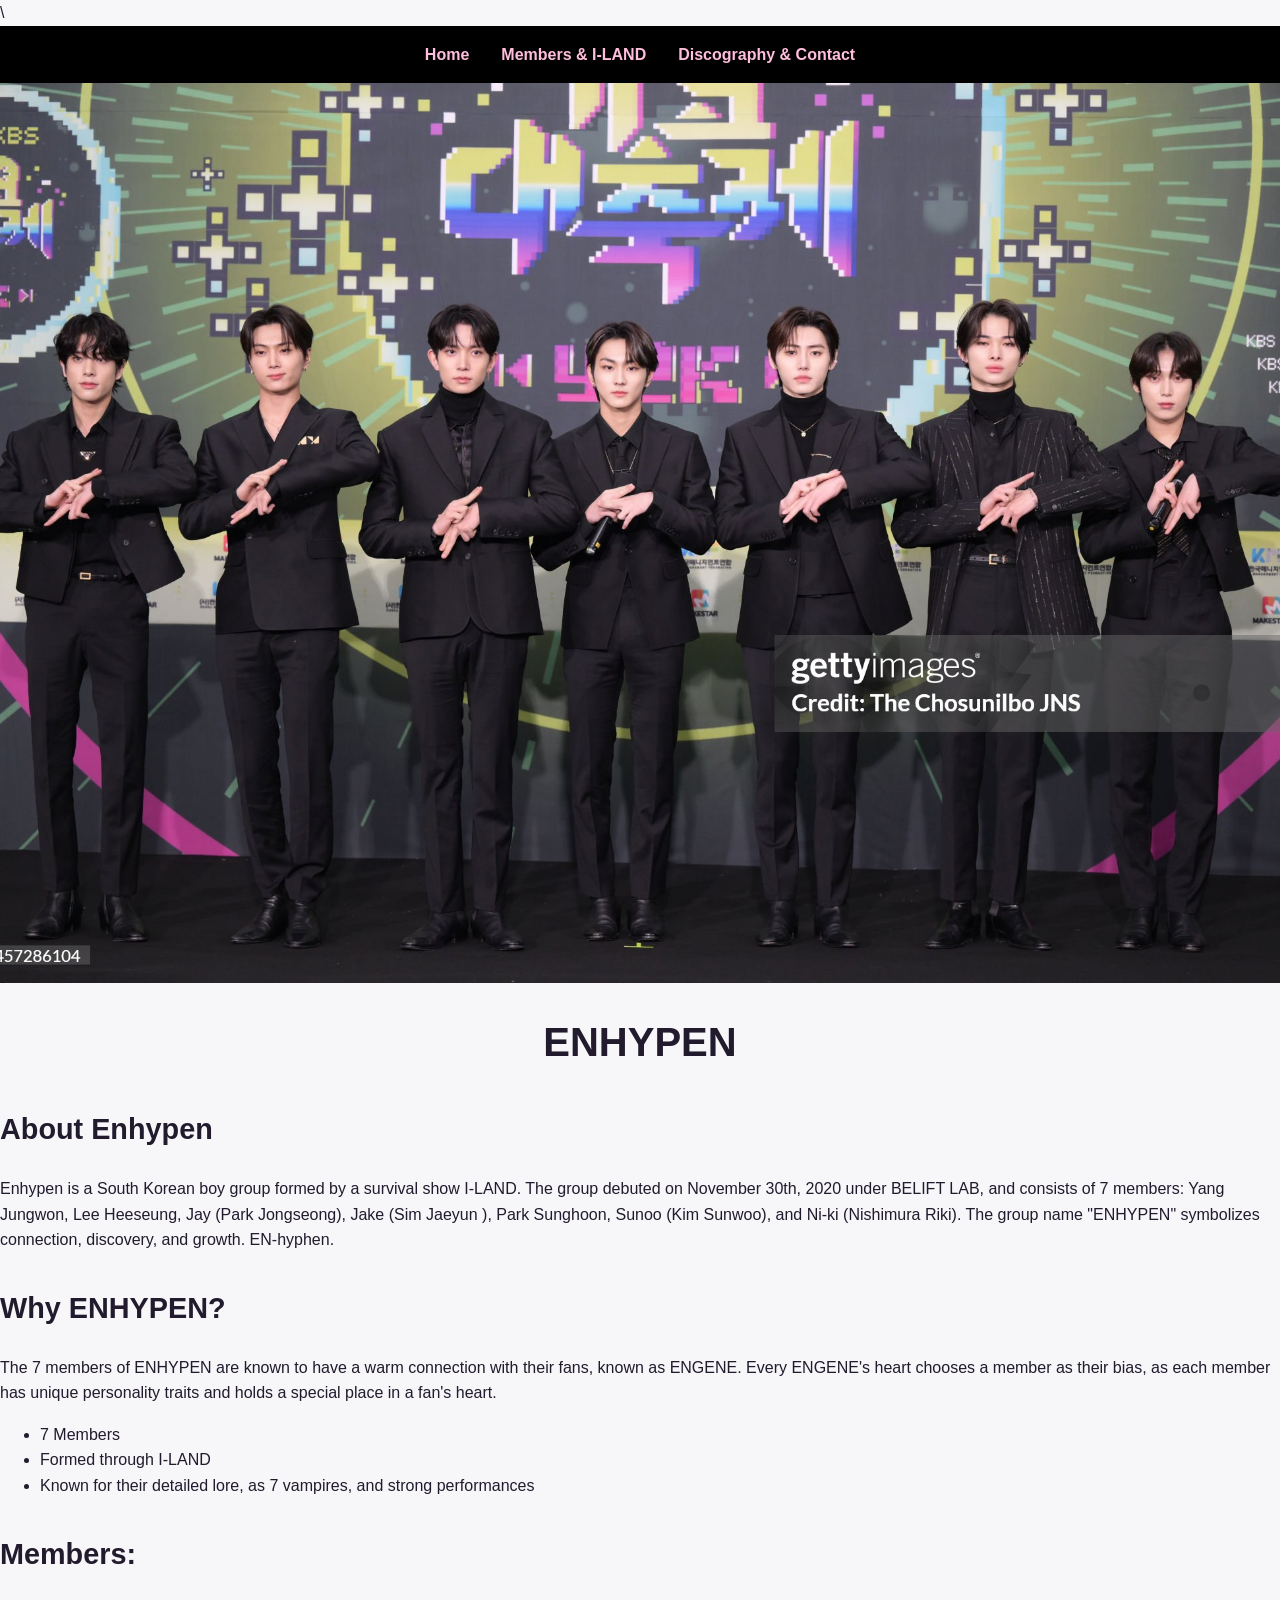
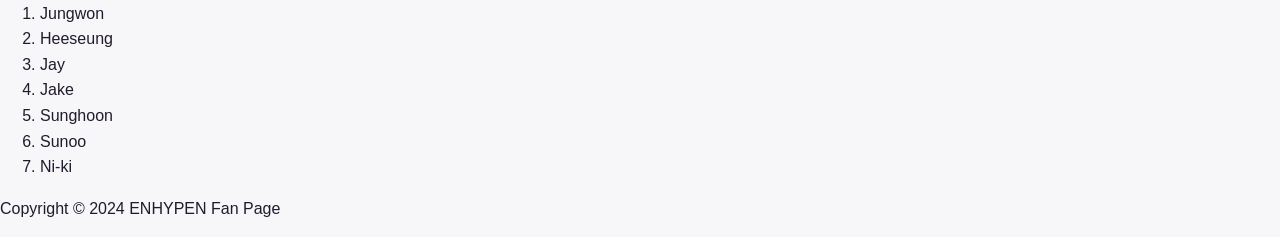
<file: index.html>
<!DOCTYPE html>
<html lang="en">
<head> <!-- info abt the webpage -->
    <link rel="stylesheet" href="css/style.css">

    <meta charset="UTF-8"> <!-- lets paste korean, other hearts and stuff -->
    <meta name="viewport" content="width=device-width, initial-scale=1.0"> <!-- phones screen width match -->
    <title>ENHYPEN</title>
</head>

<body>\
    <header>
        <nav> <!-- navigation links -->
             <a href="index.html">Home</a>
             <a href="about.html">Members & I-LAND</a>
             <a href="contact.html">Discography & Contact</a>

             <!--a-anchor, used to create links. href tells the browser where to go. visual text-->
        </nav>
    </header>

    <main>

        
    <img class="hero-image" src="images/enha1.jpg" alt="ENHYPEN group photo">


        <h1>ENHYPEN</h1>

        <h2>About Enhypen</h2>
        <p> Enhypen is a South Korean boy group formed by a survival show I-LAND. The group debuted on November 30th, 2020 under BELIFT LAB, and consists of 7 members: Yang Jungwon, Lee Heeseung, Jay (Park Jongseong), Jake (Sim Jaeyun ), Park Sunghoon, Sunoo (Kim Sunwoo), and Ni-ki (Nishimura Riki). The group name "ENHYPEN" symbolizes connection, discovery, and growth. EN-hyphen.
        </p>
        <h2>Why ENHYPEN?</h2>
        <p> The 7 members of ENHYPEN are known to have a warm connection with their fans, known as ENGENE. Every ENGENE's heart chooses a member as their bias, as each member has unique personality traits and  holds a special place in a fan's heart.  </p>


        <ul> <!--unordered list -->
            <li> 7 Members</li> <!-- list item -->
            <li> Formed through I-LAND</li>
            <li> Known for their detailed lore, as 7 vampires, and strong performances</li>
        </ul>

        <h2>Members:</h2>
        <ol>
            <li> Jungwon</li>
            <li> Heeseung</li>
            <li> Jay</li>
            <li> Jake</li>
            <li> Sunghoon</li>
            <li> Sunoo</li>
            <li> Ni-ki</li>
        </ol>

    </main>

    <footer>
        <p>Copyright &copy; 2024 ENHYPEN Fan Page</p>

    </footer>

</body>
</html>
</file>
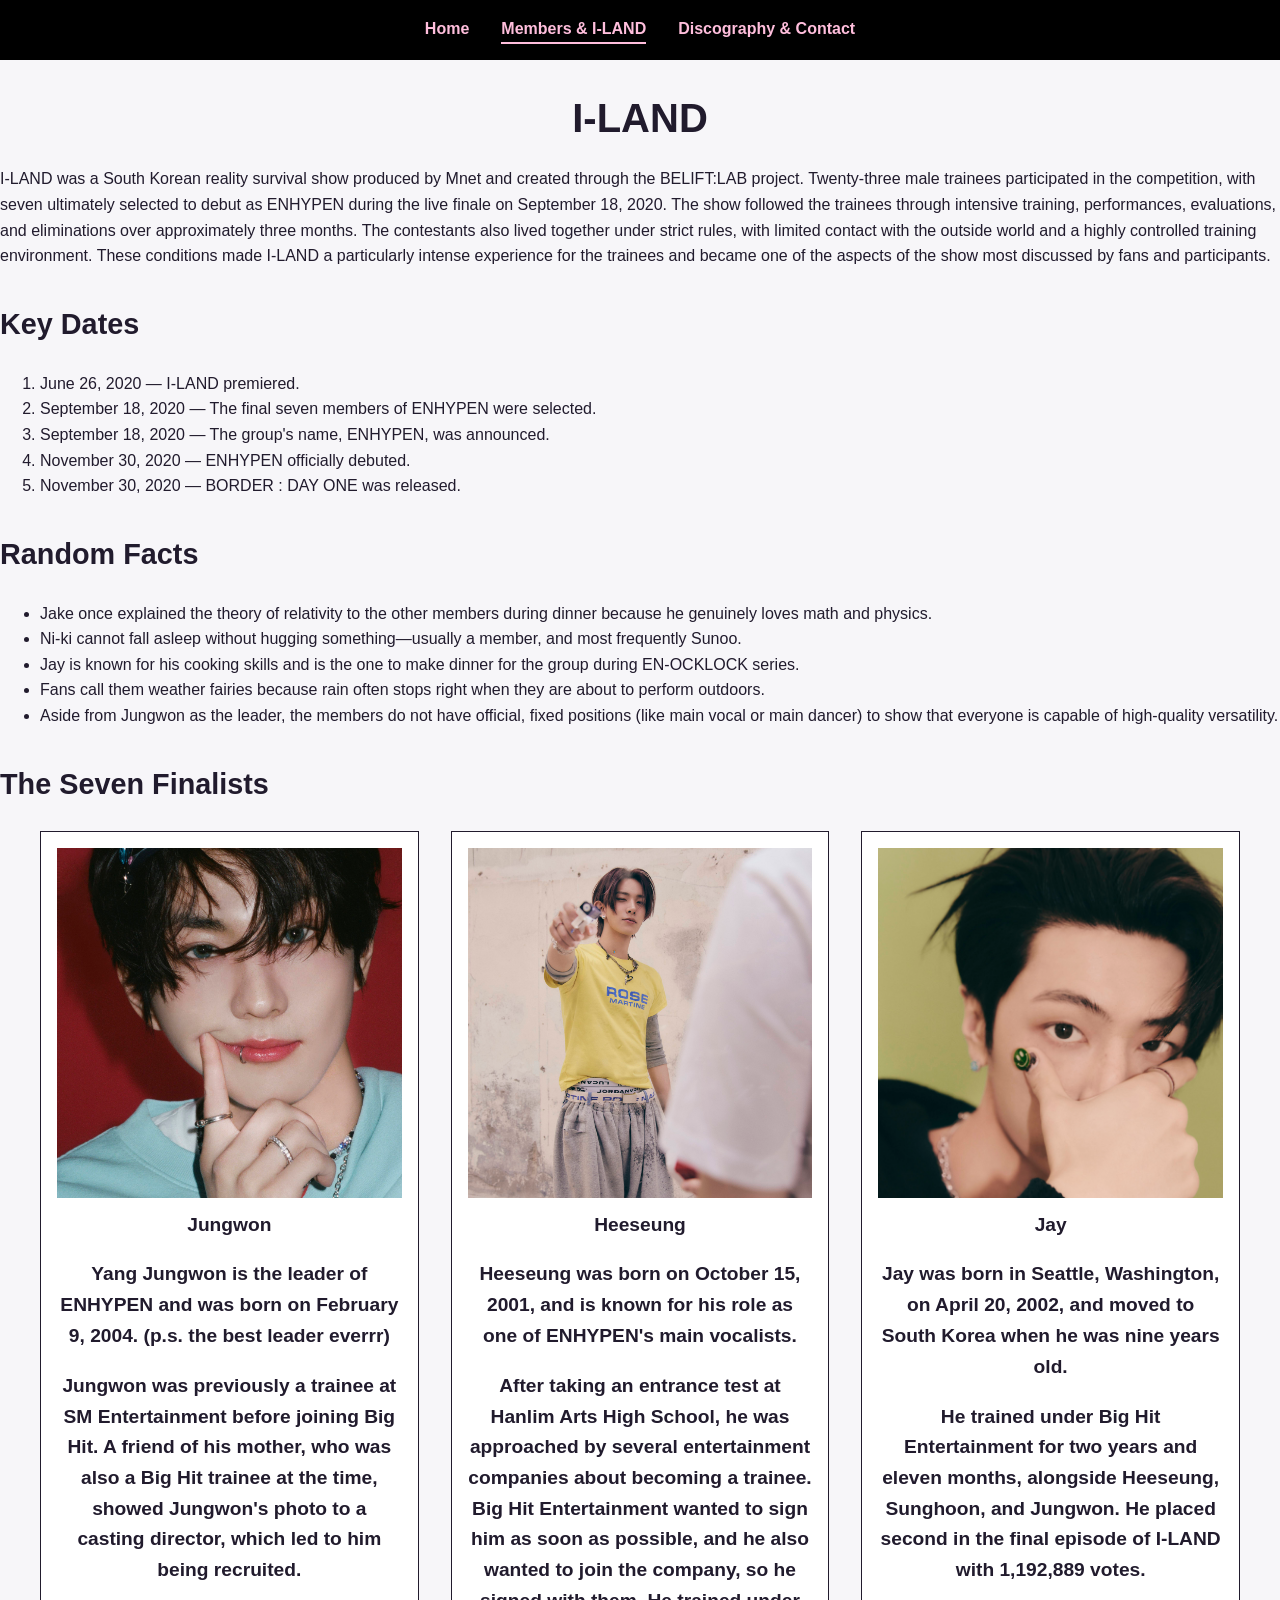
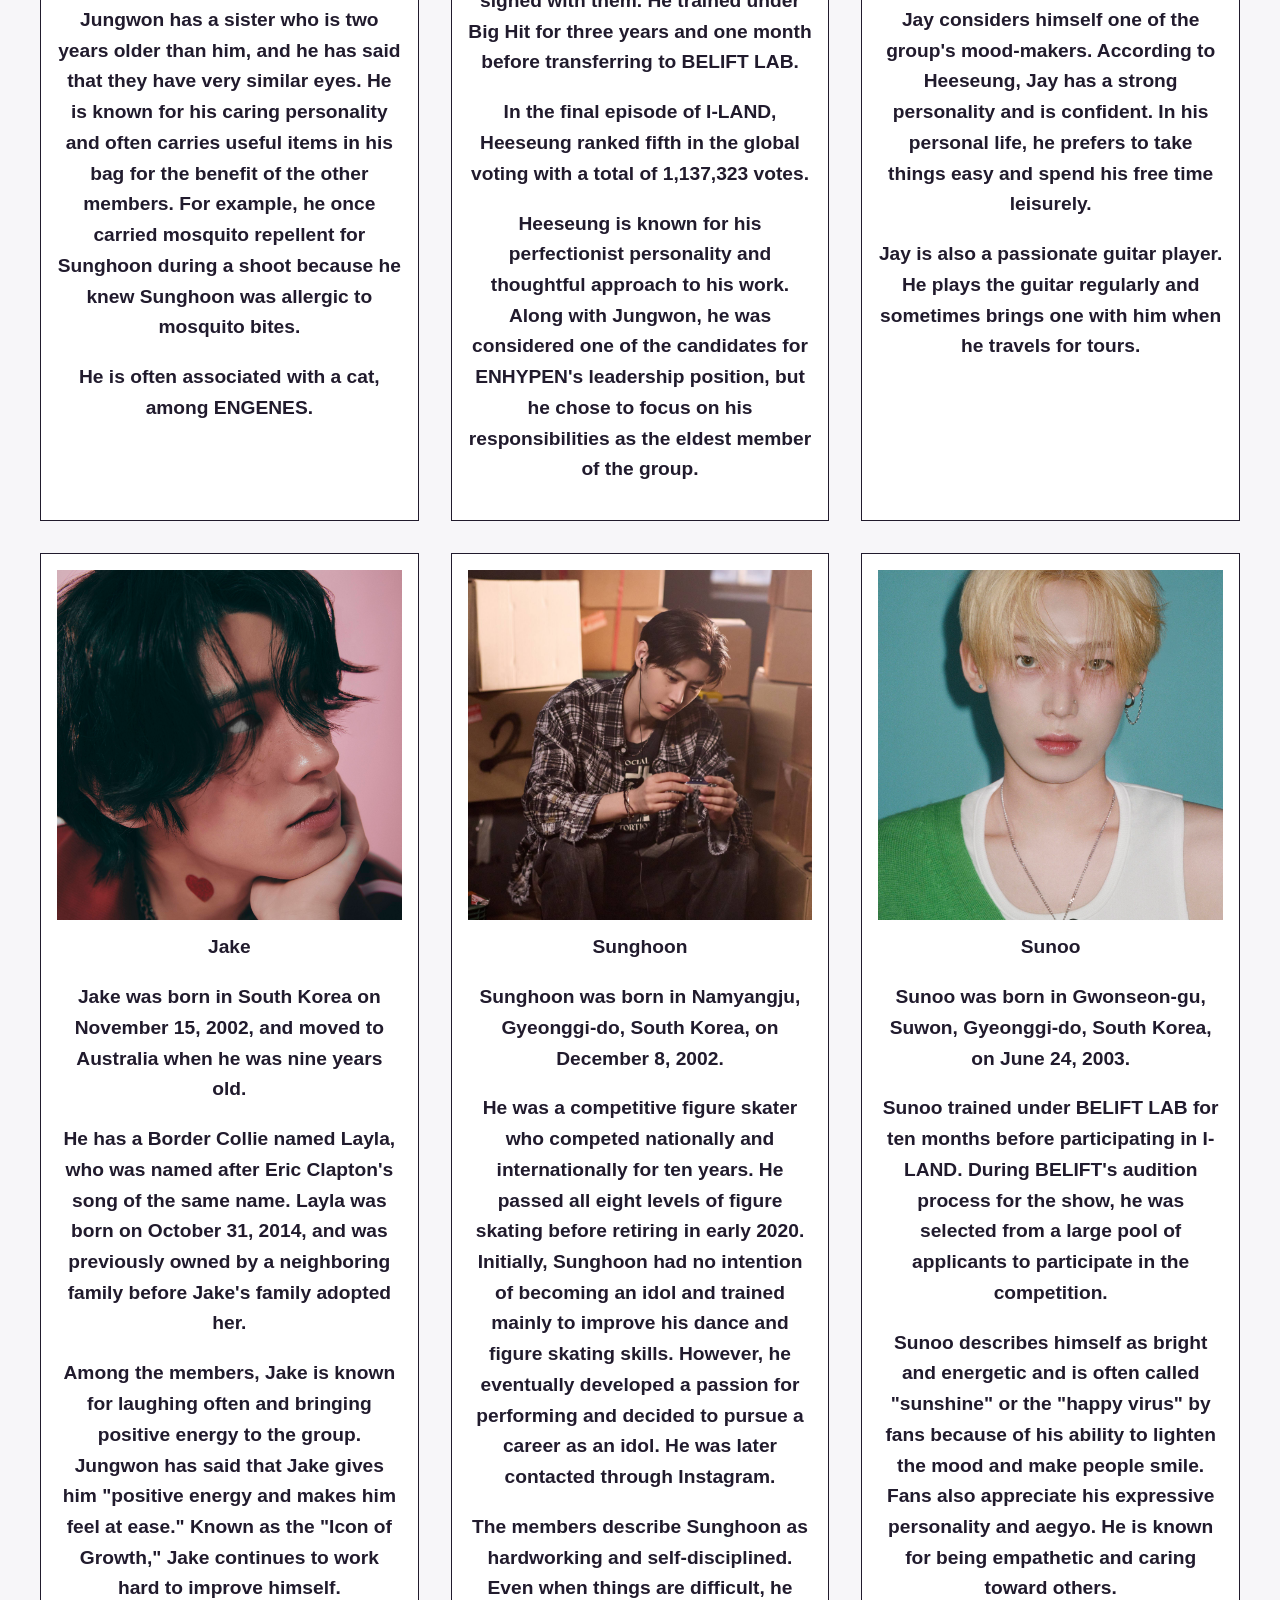
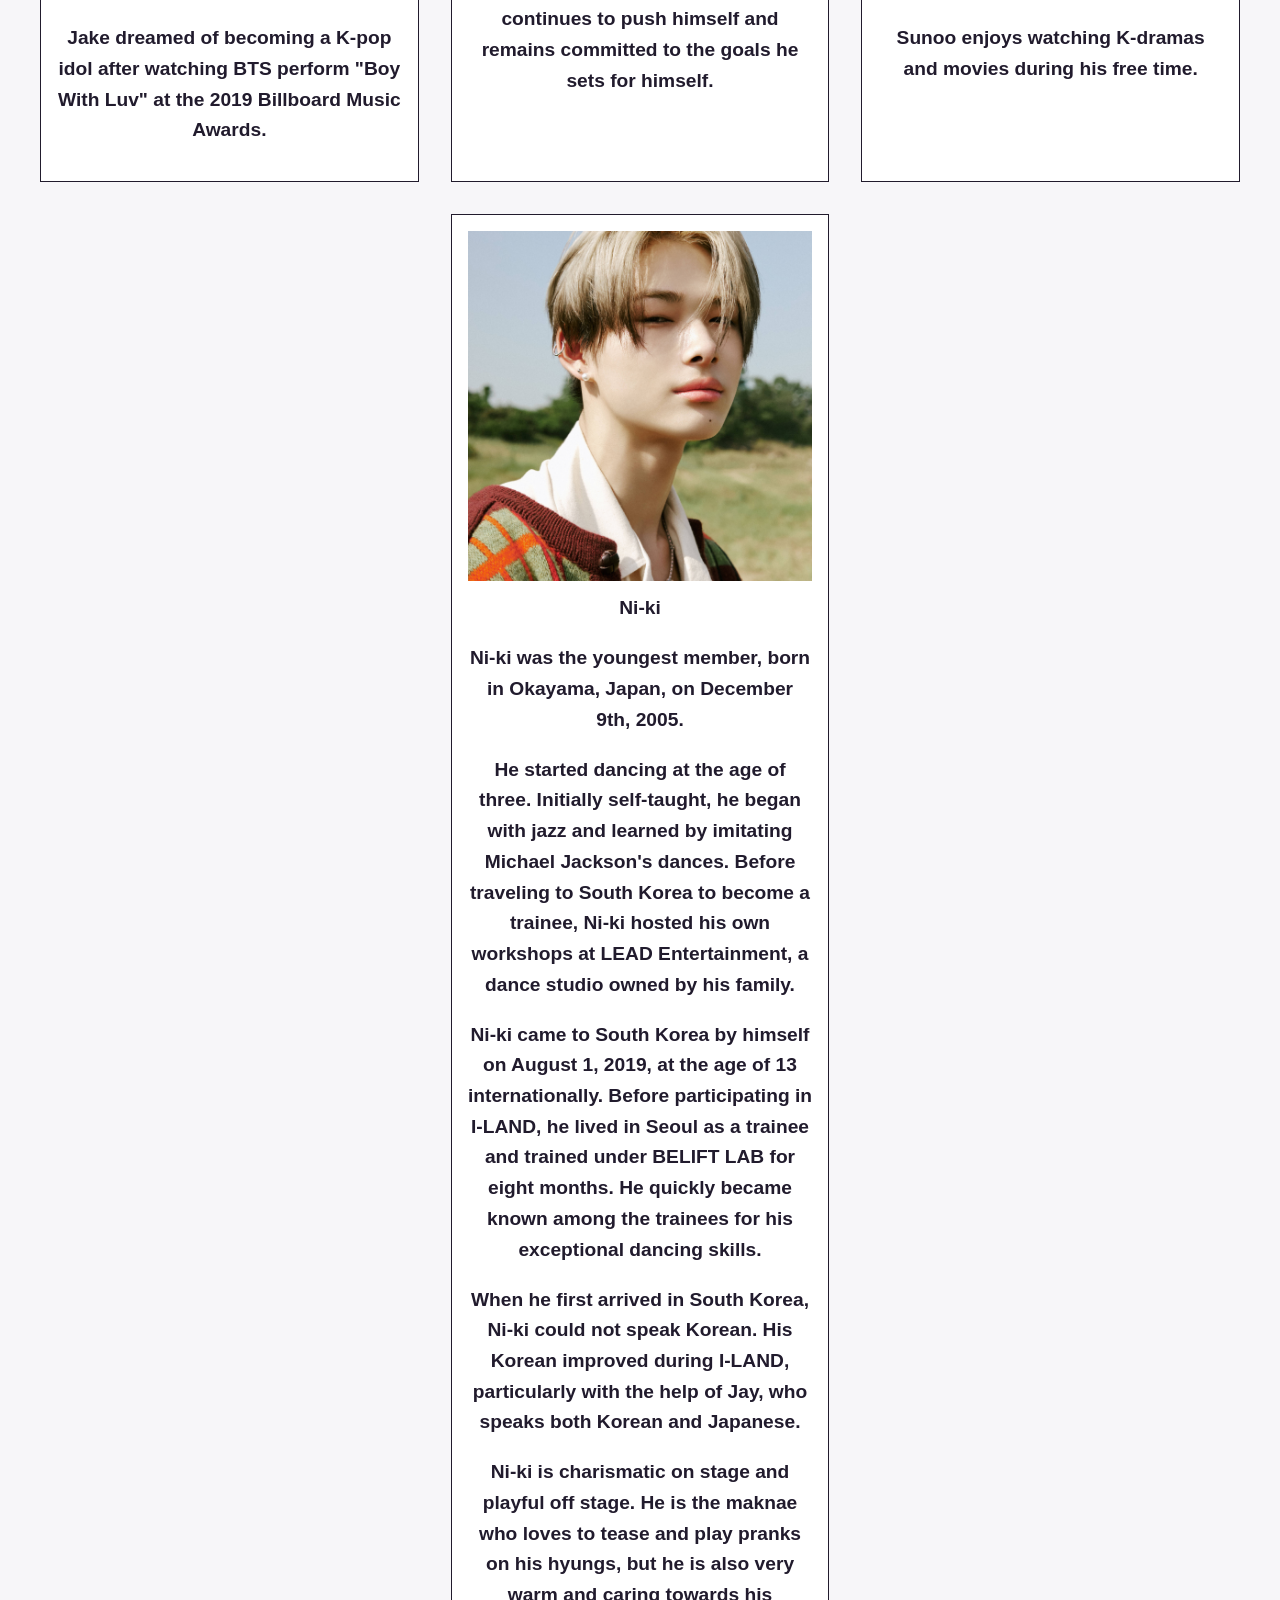
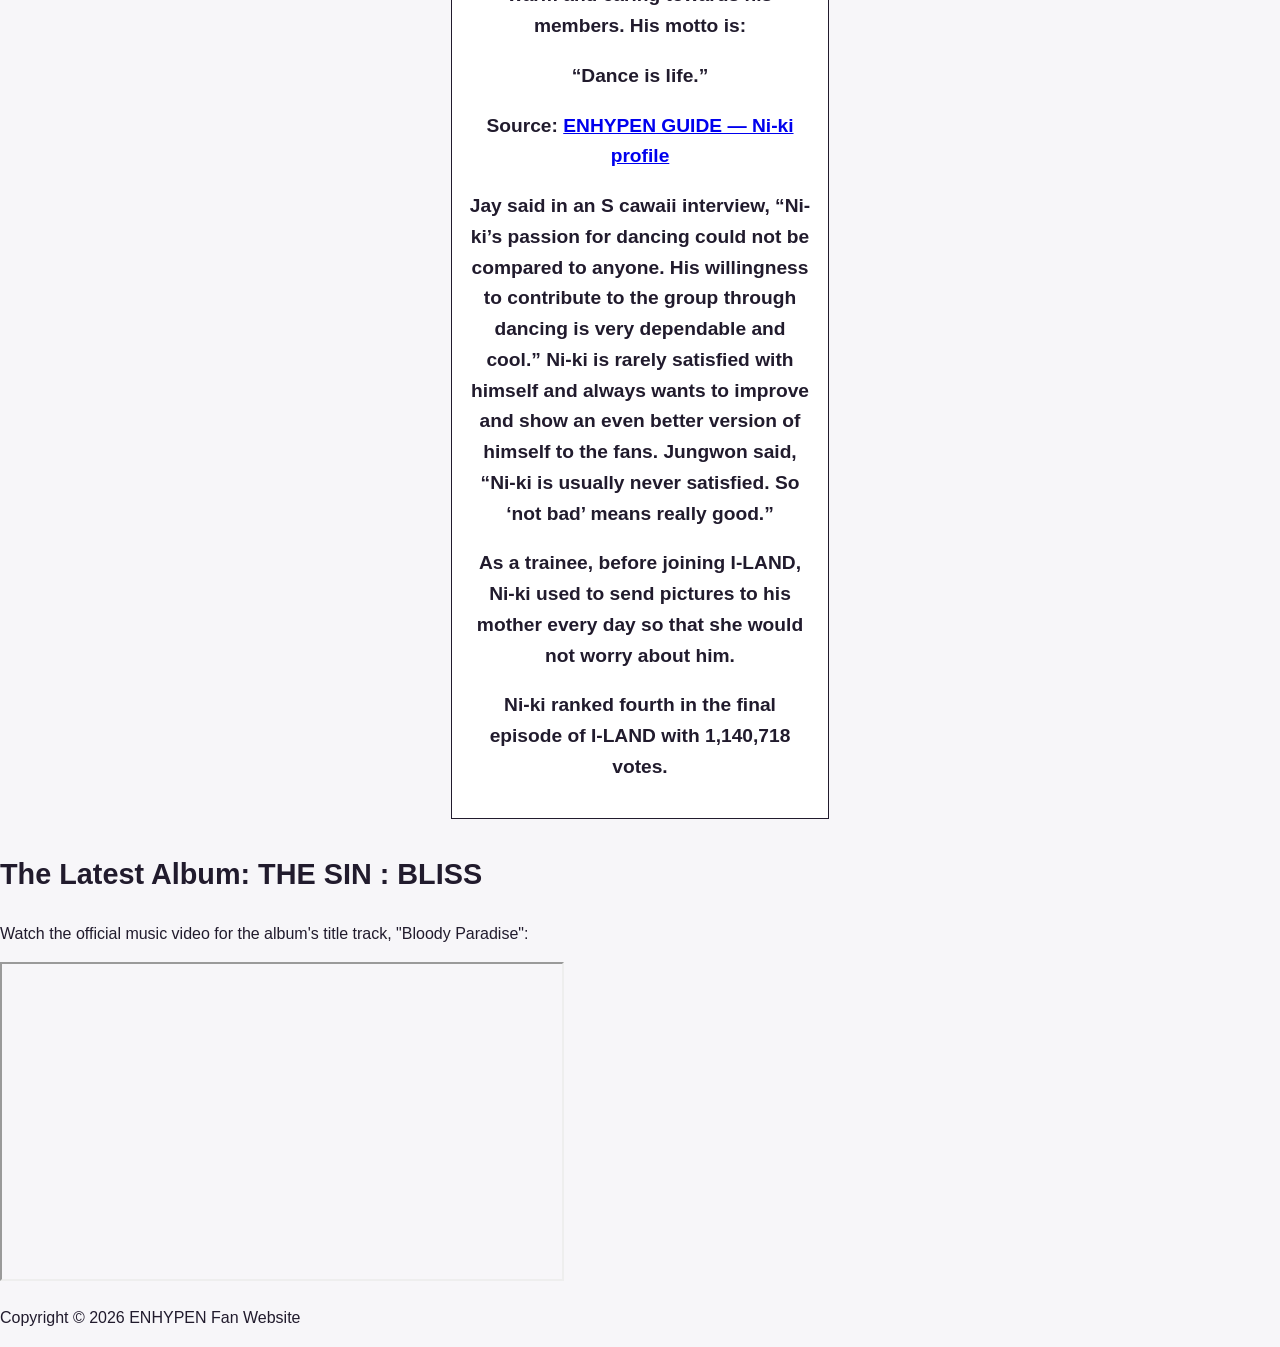
<file: about.html>
<!DOCTYPE html>
<html lang="en">
<head>
    <link rel="stylesheet" href="css/style.css">
    
    <meta charset="UTF-8">
    <meta name="viewport" content="width=device-width, initial-scale=1.0">
    <title>ENHYPEN - Members & I-LAND</title>
</head>

<body>

    <header>
        <nav>
            <a href="index.html">Home</a>

            <!--class="active" tells what page we're on-->
            <a href="about.html" class="active">Members & I-LAND</a>

            <a href="contact.html">Discography & Contact</a>
        </nav>
    </header>

    <main>
        <h1>I-LAND</h1>
        <p>
    I-LAND was a South Korean reality survival show produced by Mnet and created
    through the BELIFT:LAB project. Twenty-three male trainees participated in the
    competition, with seven ultimately selected to debut as ENHYPEN during the
    live finale on September 18, 2020. The show followed the trainees through
    intensive training, performances, evaluations, and eliminations over
    approximately three months. The contestants also lived together under strict
    rules, with limited contact with the outside world and a highly controlled
    training environment. These conditions made I-LAND a particularly intense
    experience for the trainees and became one of the aspects of the show most
    discussed by fans and participants.
</p>

        <h2>Key Dates</h2>

<ol>
    <li>June 26, 2020 — I-LAND premiered.</li>
    <li>September 18, 2020 — The final seven members of ENHYPEN were selected.</li>
    <li>September 18, 2020 — The group's name, ENHYPEN, was announced.</li>
    <li>November 30, 2020 — ENHYPEN officially debuted.</li>
    <li>November 30, 2020 — BORDER : DAY ONE was released.</li>
</ol>

<h2>Random Facts</h2>
<ul>
    <li> Jake once explained the theory of relativity to the other members during dinner because he genuinely loves math and physics.</li>
    <li> Ni-ki cannot fall asleep without hugging something—usually a member, and most frequently Sunoo.</li>
    <li> Jay is known for his cooking skills and is the one to make dinner for the group during EN-OCKLOCK series.</li>
    <li> Fans call them weather fairies because rain often stops right when they are about to perform outdoors.</li>
    <li>  Aside from Jungwon as the leader, the members do not have official, fixed positions (like main vocal or main dancer) to show that everyone is capable of high-quality versatility.</li>
</ul>

<h2> The Seven Finalists</h2>
<div class="member-gallery"> <!-- div creates a box with several things tg-->
<figure>
    <img src="images/jungwon.jpeg" alt="Jungwon from ENHYPEN">
    <figcaption>
        <strong>Jungwon</strong>
<p>
    Yang Jungwon is the leader of ENHYPEN and was born on February 9, 2004.
(p.s. the best leader everrr)</p>
    <p>Jungwon was previously a trainee at SM Entertainment before joining Big Hit.
    A friend of his mother, who was also a Big Hit trainee at the time, showed
    Jungwon's photo to a casting director, which led to him being recruited.</p>

    <p>Jungwon has a sister who is two years older than him, and he has said that
    they have very similar eyes. He is known for his caring personality and often
    carries useful items in his bag for the benefit of the other members. For
    example, he once carried mosquito repellent for Sunghoon during a shoot
    because he knew Sunghoon was allergic to mosquito bites.</p>

     <p>He is often associated with a cat, among ENGENES. </p>
    </figcaption>
</figure>


    <figure>
        <img src="images/heeseung.jpeg" alt="Heeseung from ENHYPEN">
        <figcaption>
            <strong>Heeseung</strong>
    <p> Heeseung was born on October 15, 2001, and is known for his role as one of
    ENHYPEN's main vocalists.</p>

    <p>After taking an entrance test at Hanlim Arts High School, he was approached
    by several entertainment companies about becoming a trainee. Big Hit
    Entertainment wanted to sign him as soon as possible, and he also wanted to
    join the company, so he signed with them. He trained under Big Hit for three
    years and one month before transferring to BELIFT LAB.</p>

    <p>In the final episode of I-LAND, Heeseung ranked fifth in the global voting
    with a total of 1,137,323 votes.</p>

    <p>Heeseung is known for his perfectionist personality and thoughtful approach
    to his work. Along with Jungwon, he was considered one of the candidates for
    ENHYPEN's leadership position, but he chose to focus on his responsibilities
    as the eldest member of the group.</p>

        </figcaption>
    </figure>

    <figure>
        <img src="images/jay.jpeg" alt="Jay from ENHYPEN">
        <figcaption>
            <strong>Jay</strong>
            <p>Jay was born in Seattle, Washington, on April 20, 2002, and moved to South
    Korea when he was nine years old.</p>

    <p>He trained under Big Hit Entertainment for two years and eleven months,
    alongside Heeseung, Sunghoon, and Jungwon. He placed second in the final
    episode of I-LAND with 1,192,889 votes.</p>

    <p>Jay considers himself one of the group's mood-makers. According to Heeseung,
    Jay has a strong personality and is confident. In his personal life, he
    prefers to take things easy and spend his free time leisurely.</p>

    <p>Jay is also a passionate guitar player. He plays the guitar regularly and
    sometimes brings one with him when he travels for tours.</p>

        </figcaption>
    </figure>

    <figure>
        <img src="images/jake.jpeg" alt="Jake from ENHYPEN">
        <figcaption>
            <strong>Jake</strong>
            <p>Jake was born in South Korea on November 15, 2002, and moved to Australia
    when he was nine years old.</p>

    <p>He has a Border Collie named Layla, who was named after Eric Clapton's song
    of the same name. Layla was born on October 31, 2014, and was previously
    owned by a neighboring family before Jake's family adopted her.</p>

    <p>Among the members, Jake is known for laughing often and bringing positive
    energy to the group. Jungwon has said that Jake gives him "positive energy
    and makes him feel at ease." Known as the "Icon of Growth," Jake continues
    to work hard to improve himself.</p>

    <p>Jake dreamed of becoming a K-pop idol after watching BTS perform "Boy With
    Luv" at the 2019 Billboard Music Awards.</p>

        </figcaption>
    </figure>

    <figure>
        <img src="images/sunghoon (1).jpeg" alt="Sunghoon from ENHYPEN">
        <figcaption>
            <strong>Sunghoon</strong>
            <p>Sunghoon was born in Namyangju, Gyeonggi-do, South Korea, on December 8, 2002.</p>

            <p>He was a competitive figure skater who competed nationally and internationally
    for ten years. He passed all eight levels of figure skating before retiring
    in early 2020. Initially, Sunghoon had no intention of becoming an idol and
    trained mainly to improve his dance and figure skating skills. However, he
    eventually developed a passion for performing and decided to pursue a career
    as an idol. He was later contacted through Instagram.</p>

    <p>The members describe Sunghoon as hardworking and self-disciplined. Even when
    things are difficult, he continues to push himself and remains committed to
    the goals he sets for himself.</p>
        </figcaption>
    </figure>

    <figure>
        <img src="images/sunoo.jpeg" alt="Sunoo from ENHYPEN">
        <figcaption>
            <strong>Sunoo</strong>
            <p> Sunoo was born in Gwonseon-gu, Suwon, Gyeonggi-do, South Korea, on June 24, 2003.</p>

            <p> Sunoo trained under BELIFT LAB for ten months before participating in I-LAND.
    During BELIFT's audition process for the show, he was selected from a large
    pool of applicants to participate in the competition.</p>

    <p>Sunoo describes himself as bright and energetic and is often called
    "sunshine" or the "happy virus" by fans because of his ability to lighten
    the mood and make people smile. Fans also appreciate his expressive
    personality and aegyo. He is known for being empathetic and caring toward
    others.</p>

    <p>Sunoo enjoys watching K-dramas and movies during his free time.</p>

        </figcaption>
    </figure>

    <figure>
        <img src="images/niki.jpeg" alt="Ni-ki from ENHYPEN">
        <figcaption>
            <strong>Ni-ki</strong>
            <p>Ni-ki was the youngest member, born in Okayama, Japan, on December 9th, 2005. </p>

            <p>He started dancing at the age of three. Initially self-taught, he began with
    jazz and learned by imitating Michael Jackson's dances. Before traveling to
    South Korea to become a trainee, Ni-ki hosted his own workshops at LEAD
    Entertainment, a dance studio owned by his family.</p>

    <p> Ni-ki came to South Korea by himself on August 1, 2019, at the age of 13
    internationally. Before participating in I-LAND, he lived in Seoul as a
    trainee and trained under BELIFT LAB for eight months. He quickly became
    known among the trainees for his exceptional dancing skills.</p>

    <p>When he first arrived in South Korea, Ni-ki could not speak Korean. His
    Korean improved during I-LAND, particularly with the help of Jay, who speaks
    both Korean and Japanese.</p>
            <p>Ni-ki is <strong>charismatic</strong> on stage and playful off stage.  He is the maknae who loves to tease and play pranks on his hyungs, but he is also very warm and caring towards his members. His motto is: </p>
            <blockquote>“Dance is life.”</blockquote> 
                        <p>
    Source:
    <a href="https://www.enhypenguide.com/ni-ki" target="_blank" rel="noopener">
        ENHYPEN GUIDE — Ni-ki profile
    </a>
</p>
            <p>Jay said in an S cawaii interview, “Ni-ki’s passion for dancing could not be 
                compared to anyone. His willingness to contribute to the group through dancing is 
                very dependable and cool.” Ni-ki is rarely satisfied with himself and always wants 
                to improve and show an even better version of himself to the fans. Jungwon said,
                 “Ni-ki is usually never satisfied. So ‘not bad’ means really good.”</p>


            <p> As a trainee, before joining I-LAND, Ni-ki used to send pictures to his
    mother every day so that she would not worry about him.</p>

<p> Ni-ki ranked fourth in the final episode of I-LAND with 1,140,718 votes.</p>

        </figcaption>
    </figure>

</div>




<h2>The Latest Album: THE SIN : BLISS</h2>

<p> Watch the official music video for the album's title track, "Bloody Paradise":</p>
<iframe
    src="https://www.youtube.com/embed/bMVOt5m4o8Y"
    title="ENHYPEN performance"
    width="560"
    height="315"
    allowfullscreen>
</iframe>

    </main>

    <footer>
        <p>Copyright &copy; 2026 ENHYPEN Fan Website</p>
    </footer>

</body>
</html>
</file>
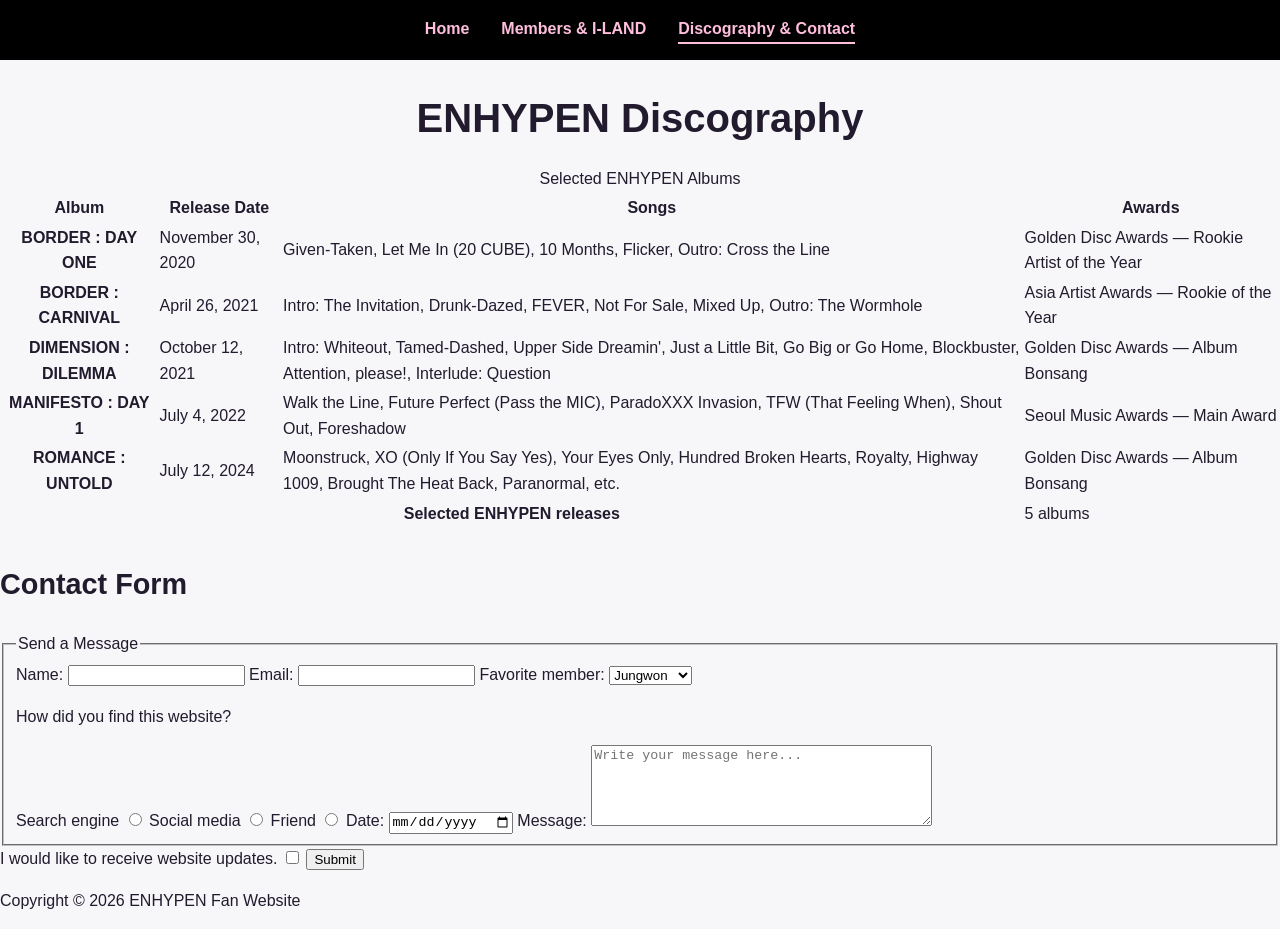
<file: contact.html>
<!DOCTYPE html>
<html lang="en">
<head>
    <link rel="stylesheet" href="css/style.css">
    
    <meta charset="UTF-8">
    <meta name="viewport" content="width=device-width, initial-scale=1.0">
    <title>ENHYPEN - Discography & Contact</title>
</head>
<body>

<header>
    <nav>
        <a href="index.html">Home</a>
        <a href="about.html">Members & I-LAND</a>
        <a href="contact.html" class="active">Discography & Contact</a>
    </nav>
</header>

<main>
    <h1>ENHYPEN Discography</h1>
    <table>
        <caption>Selected ENHYPEN Albums</caption>

    <thead>
        <tr>
            <th scope="col">Album</th>
            <th scope="col">Release Date</th>
            <th scope="col">Songs</th>
            <th scope="col">Awards</th>
        </tr>
    </thead>

    <tbody>
        <tr>
            <th scope="row">BORDER : DAY ONE</th>
            <td>November 30, 2020</td>
            <td>Given-Taken, Let Me In (20 CUBE), 10 Months, Flicker, Outro: Cross the Line</td>
            <td>Golden Disc Awards — Rookie Artist of the Year</td>
        </tr>

        <tr>
            <th scope="row">BORDER : CARNIVAL</th>
            <td>April 26, 2021</td>
            <td>Intro: The Invitation, Drunk-Dazed, FEVER, Not For Sale, Mixed Up, Outro: The Wormhole</td>
            <td>Asia Artist Awards — Rookie of the Year</td>
        </tr>

        <tr>
            <th scope="row">DIMENSION : DILEMMA</th>
            <td>October 12, 2021</td>
            <td>Intro: Whiteout, Tamed-Dashed, Upper Side Dreamin', Just a Little Bit, Go Big or Go Home, Blockbuster, Attention, please!, Interlude: Question</td>
            <td>Golden Disc Awards — Album Bonsang</td>
        </tr>

        <tr>
            <th scope="row">MANIFESTO : DAY 1</th>
            <td>July 4, 2022</td>
            <td>Walk the Line, Future Perfect (Pass the MIC), ParadoXXX Invasion, TFW (That Feeling When), Shout Out, Foreshadow</td>
            <td>Seoul Music Awards — Main Award</td>
        </tr>

        <tr>
            <th scope="row">ROMANCE : UNTOLD</th>
            <td>July 12, 2024</td>
            <td>Moonstruck, XO (Only If You Say Yes), Your Eyes Only, Hundred Broken Hearts, Royalty, Highway 1009, Brought The Heat Back, Paranormal, etc.</td>
            <td>Golden Disc Awards — Album Bonsang</td>
        </tr>
    </tbody>

    <tfoot>
        <tr>
            <th scope="row" colspan="3">Selected ENHYPEN releases</th>
            <td>5 albums</td>
        </tr>
    </tfoot>
</table>

<h2>Contact Form</h2>
<form>
    <fieldset>
        <legend>Send a Message</legend>
        <label for="name">Name:</label>
        <input type="text" id="name" name="name" required>

        <label for="email">Email:</label>
        <input type="email" id="email" name="email" required>

<label for="member">Favorite member:</label>
<select id="member" name="member">
    <option value="jungwon">Jungwon</option>
    <option value="heeseung">Heeseung</option>
    <option value="jay">Jay</option>
    <option value="jake">Jake</option>
    <option value="sunghoon">Sunghoon</option>
    <option value="sunoo">Sunoo</option>
    <option value="niki">Ni-ki</option>
</select>

<p>How did you find this website?</p>
<label for="search">Search engine</label>
<input type="radio" id="search" name="source" value="search">

<label for="social">Social media</label>
<input type="radio" id="social" name="source" value="social">

<label for="friend">Friend</label>
<input type="radio" id="friend" name="source" value="friend">

<label for="date">Date:</label>
<input type="date" id="date" name="date">

<label for="message">Message:</label>
<textarea
    id="message"
    name="message"
    rows="5"
    cols="40"
    maxlength="300"
    placeholder="Write your message here..."></textarea>
    </fieldset>

    <label for="updates">I would like to receive website updates.</label>
    <input type="checkbox" id="updates" name="updates">

<button type="submit">Submit</button>


</form>

</main>

<footer>
    <p>Copyright &copy; 2026 ENHYPEN Fan Website</p>
</footer>

</body>
</html>
</file>
<file: css/style.css>
/* Colors */
body {
    font-family: Arial, sans-serif;
    background-color: hsl(270, 20%, 97%);
    color: #211b2d;
    line-height: 1.6;
    margin: 0;
}

header {
    background-color: black;
    padding: 1rem;
}

nav {
    display: flex;
    justify-content: center;
    gap: 2rem;
}

nav a {
    color: rgb(255, 190, 220);
    text-decoration: none;
    font-weight: bold;
}

nav a:hover {
    color: white;
    transform: translateY(-2px);
}

nav a.active {
    border-bottom: 2px solid rgb(255, 190, 220);
}

h1 {
    font-size: 2.5rem;
    text-align: center;
    margin-bottom: 1rem;
}

h2 {
    font-size: 1.8rem;
    margin-top: 2rem;
}

h3 {
    font-size: 1.4rem;
}

.hero-image {
    width: 100%;
    height: 100vh;
    object-fit: cover;
    display: block;
}

/* Home page hero image */
.hero-image {
    width: 100%;
    height: 100vh;
    object-fit: cover;
    display: block;
}

/* Member gallery */
.member-gallery {
    display: grid;
    grid-template-columns: repeat(3, 1fr);
    gap: 2rem;
    max-width: 1200px;
    margin: 0 auto;
}

.member-gallery figure {
    margin: 0;
    padding: 1rem;
    border: 1px solid #211b2d;
    background-color: white;
}

.member-gallery img {
    width: 100%;
    height: 350px;
    object-fit: cover;
    display: block;
}

.member-gallery figcaption {
    font-weight: bold;
    font-size: 1.2rem;
    text-align: center;
    margin-top: 0.75rem;
}

.member-gallery figure:last-child {
    grid-column: 2;
}
</file>
